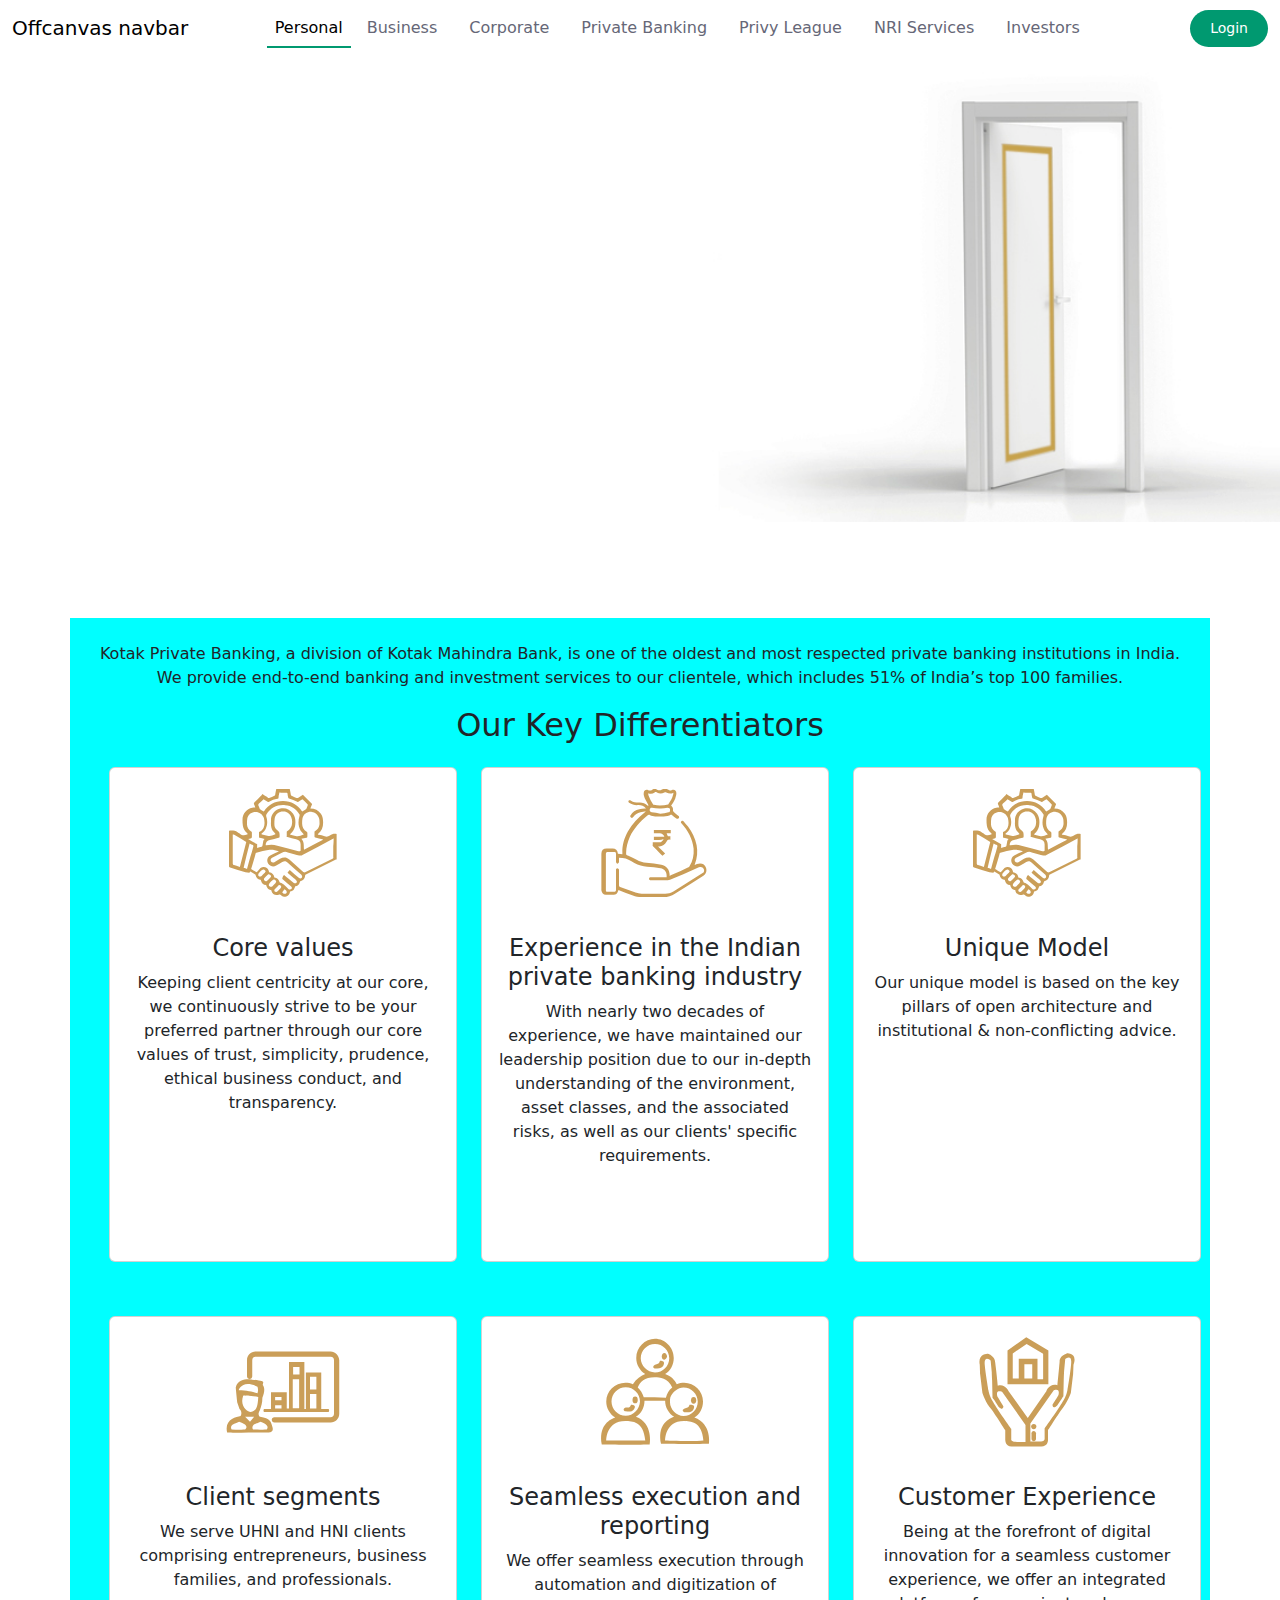
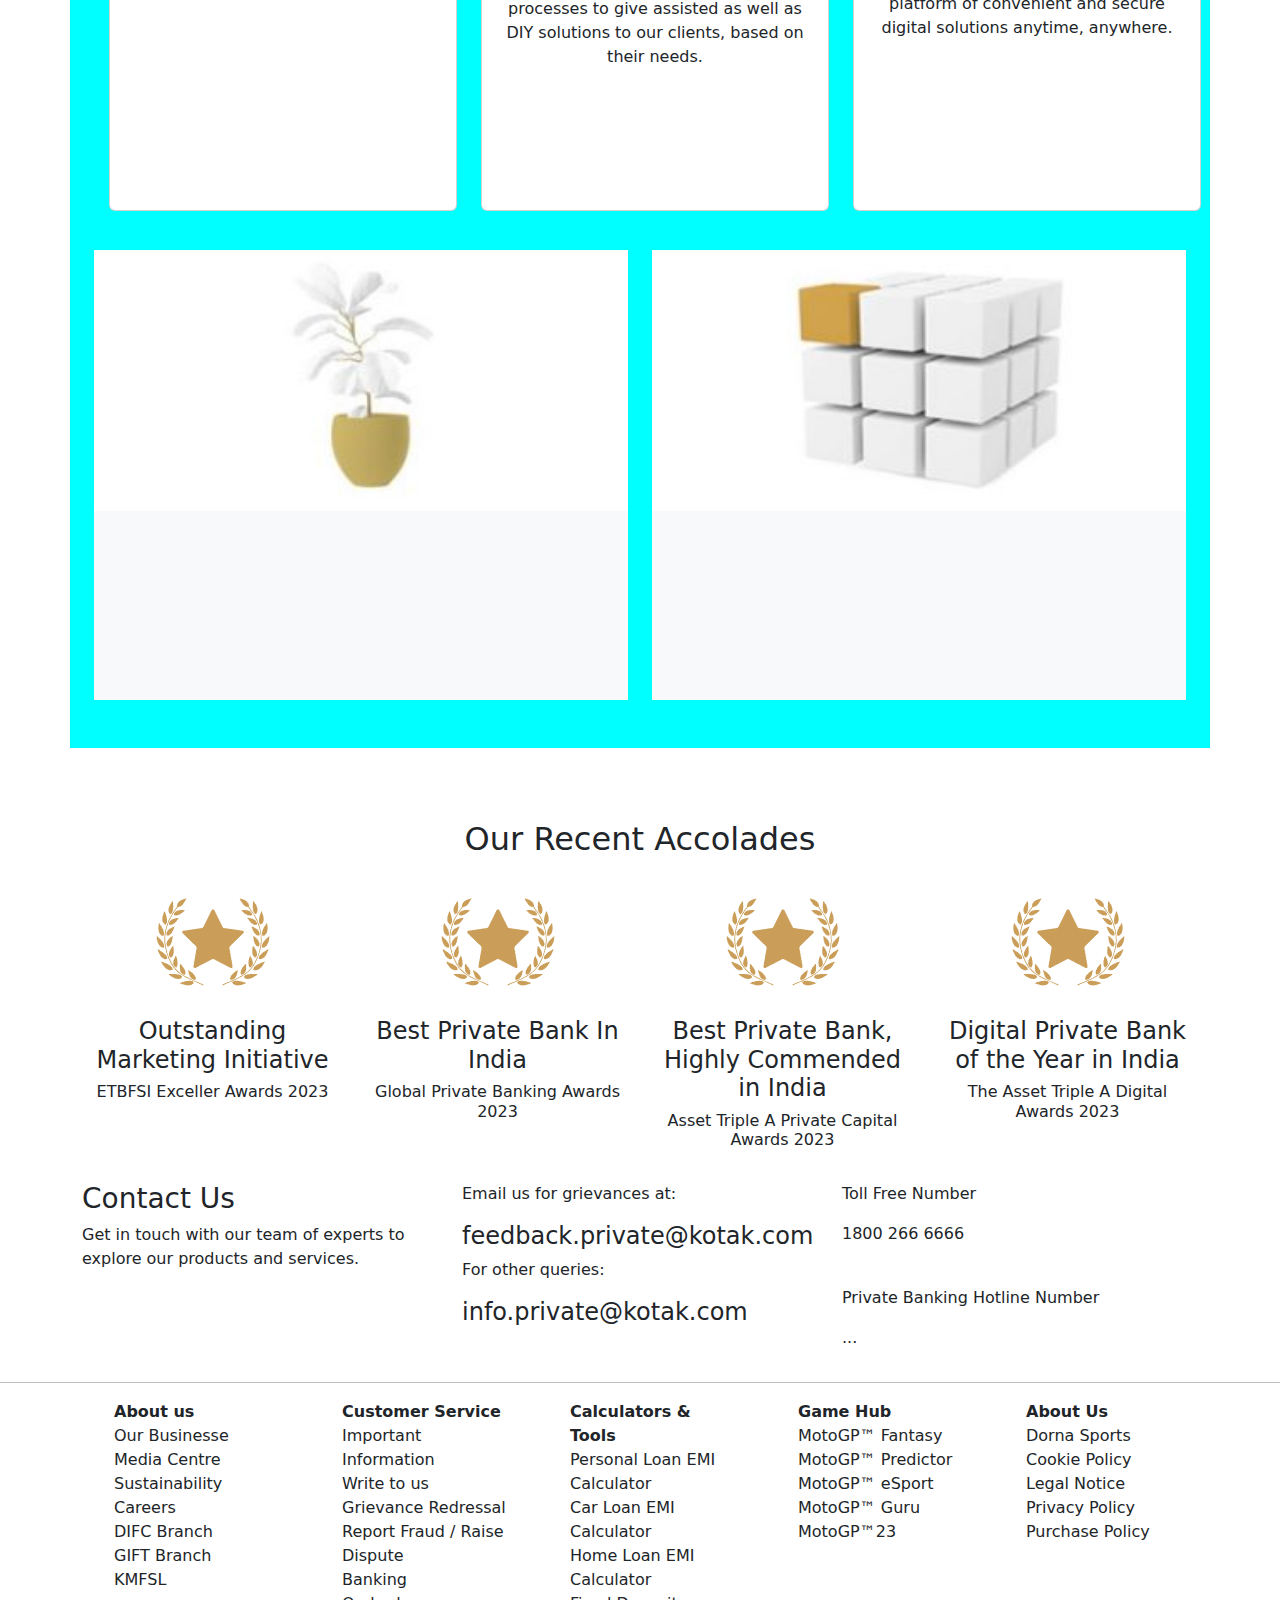
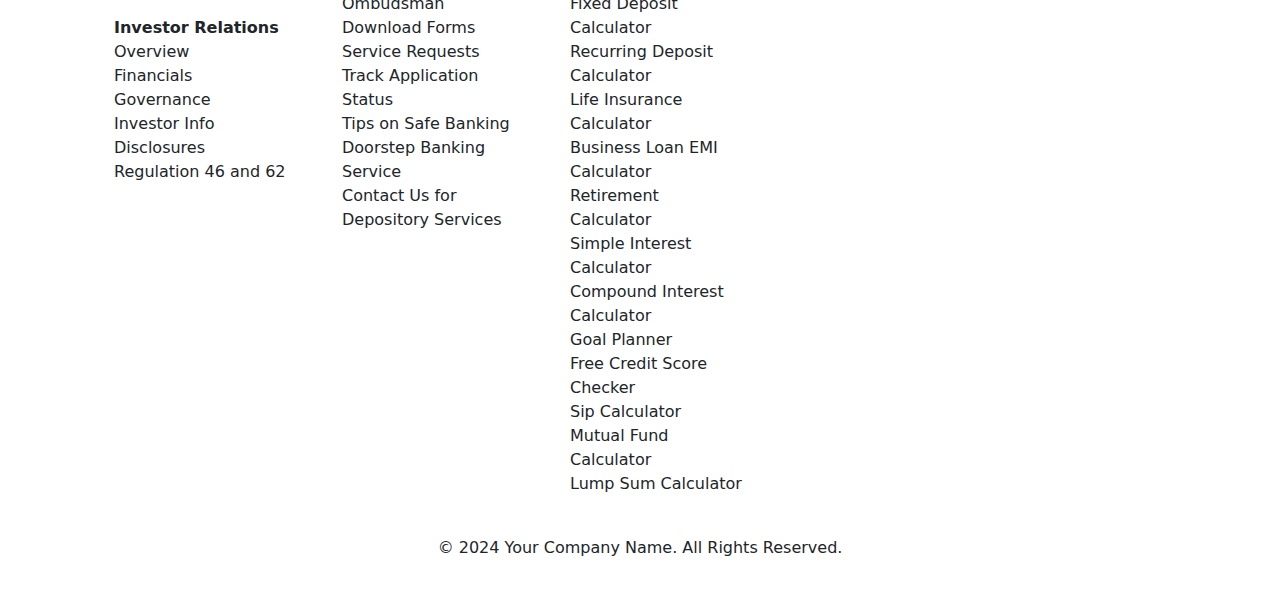
<file: Private Banking.html>
this too convert php <!DOCTYPE html>
<html lang="en">
<head>
    <meta charset="UTF-8">
    <meta name="viewport" content="width=device-width, initial-scale=1.0">
    <title>Private Banking</title>
    <link href="https://cdn.jsdelivr.net/npm/bootstrap@5.3.3/dist/css/bootstrap.min.css" rel="stylesheet" integrity="sha384-QWTKZyjpPEjISv5WaRU9OFeRpok6YctnYmDr5pNlyT2bRjXh0JMhjY6hW+ALEwIH" crossorigin="anonymous">
    <link rel="stylesheet" href="bstyle.css">
    <link rel="stylesheet" href="bcard.css">
    <link rel="stylesheet" href="BFOOTER.CSS">
    <style>

        .container .card{
            width: 100%;
            height:55vh;
        }
        /* Additional custom styles */
        .carousel-image {
            height: 450px; /* Ensuring a consistent height for the carousel images */
            object-fit: cover; /* Covering the area without distortion */
        }
        .card {
            margin: 15px; /* Adding margin for card spacing */
        }
        .box img {
            width: 100%; /* Making images responsive */
            height: auto; /* Maintaining aspect ratio */
        }
        .bg-aqua {
            background-color: aqua;
        }


        .row .box{
            width: 100%;
            height: 450px;
        }
    </style>
</head>
<body>
    
  <nav class="navbar navbar-expand-lg fixed-top">
    <div class="container-fluid">
        <a class="navbar-brand me-auto" href="#">Offcanvas navbar</a>
        <div class="offcanvas offcanvas-end" tabindex="-1" id="offcanvasNavbar" aria-labelledby="offcanvasNavbarLabel">
            <div class="offcanvas-header">
                <h5 class="offcanvas-title" id="offcanvasNavbarLabel">Offcanvas</h5>
                <button type="button" class="btn-close" data-bs-dismiss="offcanvas" aria-label="Close"></button>
            </div>
            <div class="offcanvas-body">
                <ul class="navbar-nav justify-content-center flex-grow-1 pe-3">
                    <li class="nav-item">
                        <a class="nav-link active" aria-current="page" href="./index.html">Personal</a>
                    </li>
                    <li class="nav-item">
                        <a class="nav-link mx-lg-2" href="./Business.html">Business</a>
                    </li>
                    <li class="nav-item">
                        <a class="nav-link mx-lg-2" href="./Corporate.html">Corporate</a>
                    </li>
                    <li class="nav-item">
                        <a class="nav-link mx-lg-2" href="./Private Banking.html">Private Banking</a>
                    </li>
                    <li class="nav-item">
                        <a class="nav-link mx-lg-2" href="./Privy League.html">Privy League</a>
                    </li>
                    <li class="nav-item">
                        <a class="nav-link mx-lg-2" href="./NRI Services.HTML">NRI Services</a>
                    </li>
                    <li class="nav-item">
                        <a class="nav-link mx-lg-2" href="#">Investors</a>
                    </li>
                </ul>
            </div>
        </div>
        <a href="#" class="login-button">Login</a>
        <button class="navbar-toggler" type="button" data-bs-toggle="offcanvas" data-bs-target="#offcanvasNavbar" aria-controls="offcanvasNavbar" aria-label="Toggle navigation">
            <span class="navbar-toggler-icon"></span>
        </button>
    </div>
</nav>

<br>

    <!-- Carousel -->
    <div id="carouselExample" class="carousel slide mt-5">
        <div class="carousel-inner">
            <div class="carousel-item active">
                <img src="./public/images/private-banking-d.jpg" class="d-block w-100 carousel-image" alt="...">
            </div>
        </div>
    </div>
    
    <br><br>

    <div class="container bg-aqua my-5 p-4">
        <p class="text-center">Kotak Private Banking, a division of Kotak Mahindra Bank, is one of the oldest and most respected private banking institutions in India. We provide end-to-end banking and investment services to our clientele, which includes 51% of India’s top 100 families.</p>
        <h2 class="text-center">Our Key Differentiators</h2>
        <div class="row text-center">
            <div class="col-lg-4 col-md-6 mb-4">
                <div class="card">
                    <img src="./public/images/icon/4-01.svg" width="100%" height="150px" alt="" class="card-img-top">
                    <div class="card-body">
                        <h4 class="card-title">Core values</h4>
                        <p class="card-text">Keeping client centricity at our core, we continuously strive to be your preferred partner through our core values of trust, simplicity, prudence, ethical business conduct, and transparency.</p>
                    </div>
                </div>
            </div>
            <div class="col-lg-4 col-md-6 mb-4" >
                <div class="card">
                    <img src="./public/images/icon/2-01.svg" width="100%" height="150px" alt="" class="card-img-top">
                    <div class="card-body">
                        <h4 class="card-title">Experience in the Indian private banking industry</h4>
                        <p class="card-text">With nearly two decades of experience, we have maintained our leadership position due to our in-depth understanding of the environment, asset classes, and the associated risks, as well as our clients' specific requirements.</p>
                    </div>
                </div>
            </div>
            <div class="col-lg-4 col-md-6 mb-4">
                <div class="card">
                    <img src="./public/images/icon/4-01.svg" width="100%" height="150px" alt="" class="card-img-top">
                    <div class="card-body">
                        <h4 class="card-title">Unique Model</h4>
                        <p class="card-text">Our unique model is based on the key pillars of open architecture and institutional & non-conflicting advice.</p>
                    </div>
                </div>
            </div>
        </div>

        <div class="row text-center">
            <div class="col-lg-4 col-md-6 mb-4">
                <div class="card">
                    <img src="./public/images/icon/Bespoke-Investment-01.svg" width="100%" height="150px" alt="" class="card-img-top">
                    <div class="card-body">
                        <h4 class="card-title">Client segments</h4>
                        <p class="card-text">We serve UHNI and HNI clients comprising entrepreneurs, business families, and professionals.</p>
                    </div>
                </div>
            </div>
            <div class="col-lg-4 col-md-6 mb-4">
                <div class="card" >
                    <img src="./public/images/icon/Customer-Experience-01.svg" width="100%" height="150px" alt="" class="card-img-top">
                    <div class="card-body">
                        <h4 class="card-title">Seamless execution and reporting</h4>
                        <p class="card-text">We offer seamless execution through automation and digitization of processes to give assisted as well as DIY solutions to our clients, based on their needs.</p>
                    </div>
                </div>
            </div>
            <div class="col-lg-4 col-md-6 mb-4">
                <div class="card">
                    <img src="./public/images/icon/Estate-Planning-Services.svg" width="100%" height="150px" alt="" class="card-img-top">
                    <div class="card-body">
                        <h4 class="card-title">Customer Experience</h4>
                        <p class="card-text">Being at the forefront of digital innovation for a seamless customer experience, we offer an integrated platform of convenient and secure digital solutions anytime, anywhere.</p>
                    </div>
                </div>
            </div>
        </div>

        <div class="row text-center">
            <div class="col-lg-6 mb-4">
                <div class="box bg-light">
                    <img src="public/images/image.jpg" class="img-fluid" alt="">
                </div>
            </div>
            <div class="col-lg-6 mb-4">
                <div class="box bg-light">
                    <img src="public/images/image.png" class="img-fluid" alt="">
                </div>
            </div>
        </div>
    </div>

    <br>

    <div class="container">
        <h2 class="text-center">Our Recent Accolades</h2>
        <div class="row text-center">
            <div class="col">
                <img src="./public/images/awards-accolades-01.png" alt="">
                <h4>Outstanding Marketing Initiative</h4>
                <h6>ETBFSI Exceller Awards 2023</h6>
            </div>
            <div class="col">
                <img src="./public/images/awards-accolades-01.png" alt="">
                <h4>Best Private Bank In India</h4>
                <h6>Global Private Banking Awards 2023</h6>
            </div>
            <div class="col">
                <img src="./public/images/awards-accolades-01.png" alt="">
                <h4>Best Private Bank, Highly Commended in India</h4>
                <h6>Asset Triple A Private Capital Awards 2023</h6>
            </div>
            <div class="col">
                <img src="./public/images/awards-accolades-01.png" alt="">
                <h4>Digital Private Bank of the Year in India</h4>
                <h6>The Asset Triple A Digital Awards 2023</h6>
            </div>
        </div>
    </div>

    <br>

    <div class="container">
        <div class="row">
            <div class="col-lg-4 col-md-6">
                <h3>Contact Us</h3>
                <p>Get in touch with our team of experts to explore our products and services.</p>
            </div>
            <div class="col-lg-4 col-md-6">
                <p>Email us for grievances at:</p>
                <h4>feedback.private@kotak.com</h4>
                <p>For other queries:</p>
                <h4>info.private@kotak.com</h4>
            </div>
            <div class="col-lg-4 col-md-6">
                <p>Toll Free Number</p>
                <p>1800 266 6666</p>
                <br>
                <p>Private Banking Hotline Number</p>
                <p>...</p> <!-- Replace with actual number -->
            </div>
        </div>
    </div>

    
 <Hr style="color: black; height: 2px;"></Hr>

 <div class="container footer">
   <div class="row p1footer">
     <div class="col">
       <ul>
         <li class="footer-heading">About us</li>
         <li>Our Businesse</li>
         <li>Media Centre</li>
         <li>Sustainability</li>
         <li>Careers</li>
         <li>DIFC Branch</li>
         <li>GIFT Branch</li>
         <li>KMFSL</li>
         <br>

         <li class="footer-heading">Investor Relations</li>
           <li>Overview</li>
           <li>Financials</li>
           <li>Governance</li>
           <li>Investor Info</li>
           <li>Disclosures Regulation 46 and 62 </li>
       </ul>

     
     </div>


     <div class="col">
       <ul>
         <li class="footer-heading">Customer Service</li>
         <li>Important Information</li>
         <li>Write to us</li>
         <li>Grievance Redressal</li>
         <li>Report Fraud / Raise Dispute</li>
         <li>Banking Ombudsman</li>
         <li>Download Forms</li>
         <li>Service Requests</li>
         <li>Track Application Status</li>
         <li>Tips on Safe Banking</li>
         <li>Doorstep Banking Service</li>
         <li>Contact Us for Depository Services</li>
       </ul>
     </div>

     <div class="col">
       <ul>
         <li class="footer-heading">Calculators & Tools</li>
         <li>Personal Loan EMI Calculator</li>
         <li> Car Loan EMI Calculator</li>
         <li>Home Loan EMI Calculator</li>
         <li> Fixed Deposit Calculator</li>
         <li>Recurring Deposit Calculator</li>
         <li>Life Insurance Calculator</li>
         <li> Business Loan EMI Calculator</li>
         <li>Retirement Calculator</li>
         <li>Simple Interest Calculator</li>
         <li>Compound Interest Calculator</li>
         <li>Goal Planner</li>
         <li>Free Credit Score Checker</li>
         <li>Sip Calculator</li>
         <li>Mutual Fund Calculator</li>
         <li>Lump Sum Calculator</li>
       </ul>

     </div>

        <br> <br>

     <div class="col">
       <ul>
         <li class="footer-heading">Game Hub</li>
         <li>MotoGP™ Fantasy</li>
         <li>MotoGP™ Predictor</li>
         <li>MotoGP™ eSport</li>
         <li>MotoGP™ Guru</li>
         <li>MotoGP™23</li>
       </ul>
     </div>

     <div class="col">
       <ul>
         <li class="footer-heading">About Us</li>
         <li>Dorna Sports</li>
         <li>Cookie Policy</li>
         <li>Legal Notice</li>
         <li>Privacy Policy</li>
         <li>Purchase Policy</li>
       </ul>  

     </div>


   </div>
 </div>


     <!-- Footer -->
     <footer class="text-center py-4">
      <p>&copy; 2024 Your Company Name. All Rights Reserved.</p>
  </footer>


    <script src="https://cdn.jsdelivr.net/npm/bootstrap@5.3.3/dist/js/bootstrap.bundle.min.js" integrity="sha384-m6qETu0hF+e4glZZC81o+O8s7dAn8v2B9BR6dSe+4BcEbD4G1wP48U4T3E1t3/Nt" crossorigin="anonymous"></script>
</body>
</html>
</file>
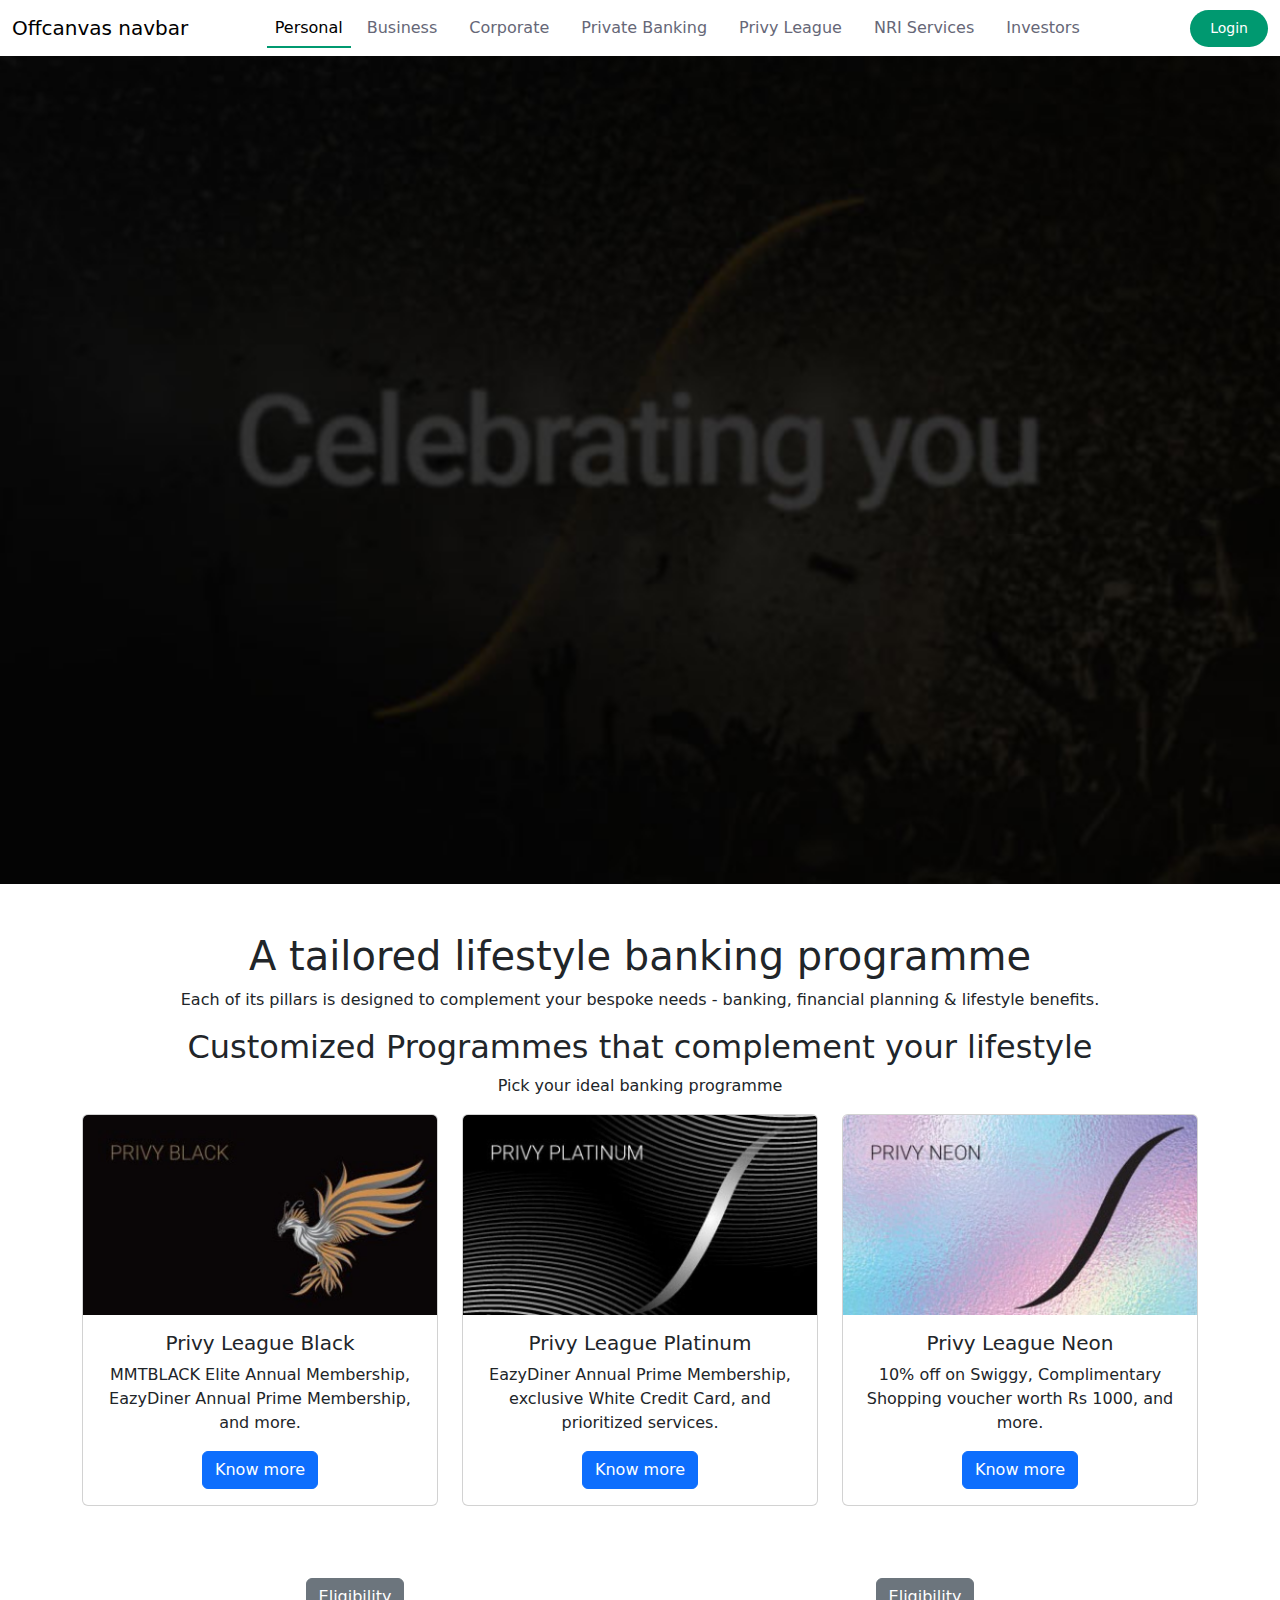
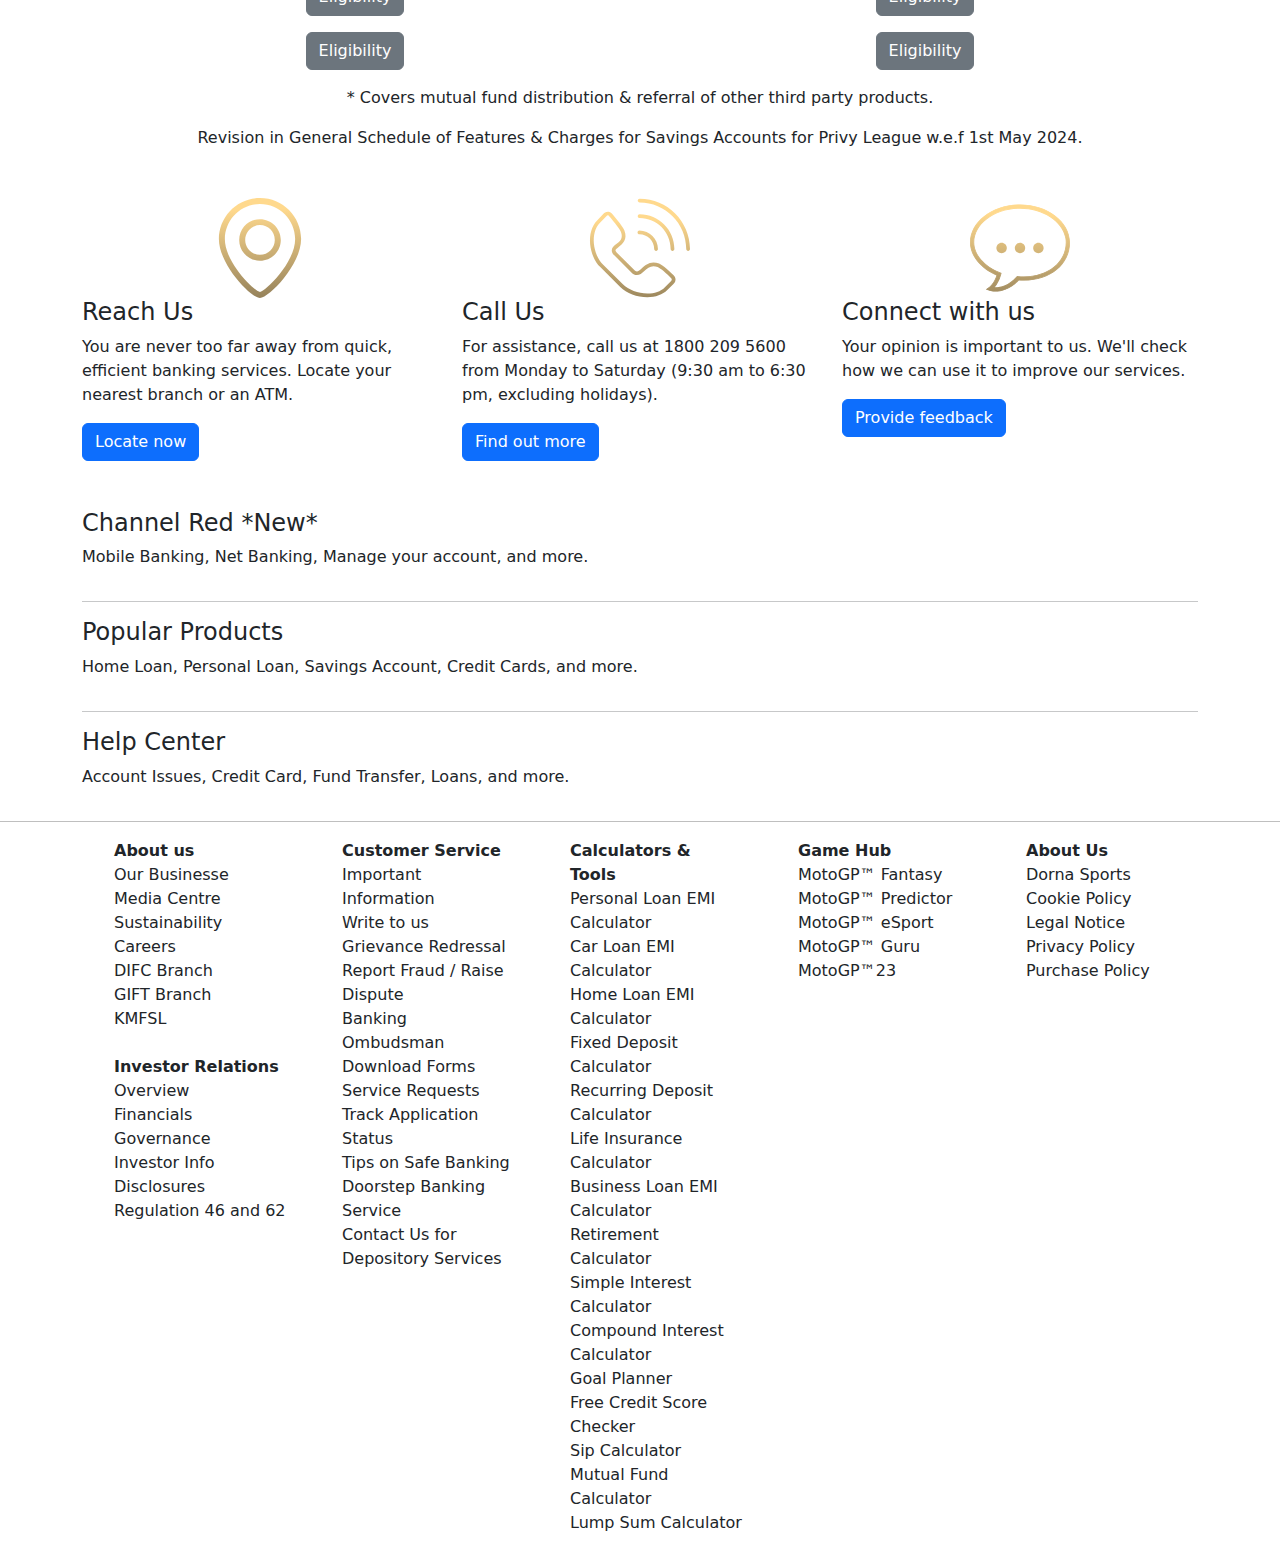
<file: Privy League.html>
this too <!DOCTYPE html>
<html lang="en">
<head>
    <meta charset="UTF-8">
    <meta name="viewport" content="width=device-width, initial-scale=1.0">
    <title>Privy League</title>
    <link href="https://cdn.jsdelivr.net/npm/bootstrap@5.3.3/dist/css/bootstrap.min.css" rel="stylesheet" integrity="sha384-QWTKZyjpPEjISv5WaRU9OFeRpok6YctnYmDr5pNlyT2bRjXh0JMhjY6hW+ALEwIH" crossorigin="anonymous">
    <link rel="stylesheet" href="bstyle.css">
    <link rel="stylesheet" href="bcard.css">
    <link rel="stylesheet" href="BFOOTER.CSS">
</head>
<body>
  <nav class="navbar navbar-expand-lg fixed-top">
    <div class="container-fluid">
        <a class="navbar-brand me-auto" href="#">Offcanvas navbar</a>
        <div class="offcanvas offcanvas-end" tabindex="-1" id="offcanvasNavbar" aria-labelledby="offcanvasNavbarLabel">
            <div class="offcanvas-header">
                <h5 class="offcanvas-title" id="offcanvasNavbarLabel">Offcanvas</h5>
                <button type="button" class="btn-close" data-bs-dismiss="offcanvas" aria-label="Close"></button>
            </div>
            <div class="offcanvas-body">
                <ul class="navbar-nav justify-content-center flex-grow-1 pe-3">
                    <li class="nav-item">
                        <a class="nav-link active" aria-current="page" href="../CSS IMAGE/index.html">Personal</a>
                    </li>
                    <li class="nav-item">
                        <a class="nav-link mx-lg-2" href="../CSS IMAGE/Business.html">Business</a>
                    </li>
                    <li class="nav-item">
                        <a class="nav-link mx-lg-2" href="../CSS IMAGE/Corporate.html">Corporate</a>
                    </li>
                    <li class="nav-item">
                        <a class="nav-link mx-lg-2" href="../CSS IMAGE/Private Banking.html">Private Banking</a>
                    </li>
                    <li class="nav-item">
                        <a class="nav-link mx-lg-2" href="../CSS IMAGE/Privy League.html">Privy League</a>
                    </li>
                    <li class="nav-item">
                        <a class="nav-link mx-lg-2" href="../CSS IMAGE/NRI Services.HTML">NRI Services</a>
                    </li>
                    <li class="nav-item">
                        <a class="nav-link mx-lg-2" href="#">Investors</a>
                    </li>
                </ul>
            </div>
        </div>
        <a href="#" class="login-button">Login</a>
        <button class="navbar-toggler" type="button" data-bs-toggle="offcanvas" data-bs-target="#offcanvasNavbar" aria-controls="offcanvasNavbar" aria-label="Toggle navigation">
            <span class="navbar-toggler-icon"></span>
        </button>
    </div>
</nav>

<br>

    <!-- Carousel -->
    <div id="carouselExample" class="carousel slide" data-bs-ride="carousel">
        <div class="carousel-inner">
            <div class="carousel-item active">
                <img src="./public/images/image 30.jpg" class="d-block w-100 img-fluid" alt="...">
            </div>
        </div>
    </div>

    <br><br>

    <!-- Button Slider -->
    <div class="container text-center">
        <h1>A tailored lifestyle banking programme</h1>
        <p>Each of its pillars is designed to complement your bespoke needs - banking, financial planning & lifestyle benefits.</p>
    </div>

    <!-- Card Section -->
    <div class="container text-center">
        <h2>Customized Programmes that complement your lifestyle</h2>
        <p>Pick your ideal banking programme</p>
        <div class="row">
            <div class="col-md-4 mb-4">
                <div class="card" style="height: 100%;">
                    <img src="./public/images/image 29.jpg" class="card-img-top img-fluid" alt="...">
                    <div class="card-body">
                        <h5 class="card-title">Privy League Black</h5>
                        <p class="card-text">MMTBLACK Elite Annual Membership, EazyDiner Annual Prime Membership, and more.</p>
                        <a href="#" class="btn btn-primary">Know more</a>
                    </div>
                </div>
            </div>
            <div class="col-md-4 mb-4">
                <div class="card" style="height: 100%;">
                    <img src="./public/images/image (28).jpg" class="card-img-top img-fluid" alt="...">
                    <div class="card-body">
                        <h5 class="card-title">Privy League Platinum</h5>
                        <p class="card-text">EazyDiner Annual Prime Membership, exclusive White Credit Card, and prioritized services.</p>
                        <a href="#" class="btn btn-primary">Know more</a>
                    </div>
                </div>
            </div>
            <div class="col-md-4 mb-4">
                <div class="card" style="height: 100%;">
                    <img src="./public/images/image 31.jpg" class="card-img-top img-fluid" alt="...">
                    <div class="card-body">
                        <h5 class="card-title">Privy League Neon</h5>
                        <p class="card-text">10% off on Swiggy, Complimentary Shopping voucher worth Rs 1000, and more.</p>
                        <a href="#" class="btn btn-primary">Know more</a>
                    </div>
                </div>
            </div>
        </div>
    </div>

    <!-- <img src="../CSS IMAGE/KEYA/image 32.jpg" class="img-fluid" alt=""> -->
    <br><br>

    <!-- Eligibility Buttons -->
    <div class="container text-center">
        <div class="row">
            <div class="col-md-6 mb-3"><button type="button" class="btn btn-secondary">Eligibility</button></div>
            <div class="col-md-6 mb-3"><button type="button" class="btn btn-secondary">Eligibility</button></div>
        </div>
        <div class="row">
            <div class="col-md-6 mb-3"><button type="button" class="btn btn-secondary">Eligibility</button></div>
            <div class="col-md-6 mb-3"><button type="button" class="btn btn-secondary">Eligibility</button></div>
        </div>
        <p>* Covers mutual fund distribution & referral of other third party products.</p>
        <p>Revision in General Schedule of Features & Charges for Savings Accounts for Privy League w.e.f 1st May 2024.</p>
    </div>

    <!-- Contact Section -->
    
<div class="container my-5">
  <div class="row">
      <div class="col-md-4">
          <img src="./public/images/icon/privy-map.svg" width="100%" height="100px" alt="">
          <h4>Reach Us</h4>
          <p>You are never too far away from quick, efficient banking services. Locate your nearest branch or an ATM.</p>
          <a href="#" class="btn btn-primary">Locate now</a>
      </div>
      <div class="col-md-4">
          <img src="./public/images/icon/privy-callus.svg" width="100%" height="100px" alt="">
          <h4>Call Us</h4>
          <p>For assistance, call us at 1800 209 5600 from Monday to Saturday (9:30 am to 6:30 pm, excluding holidays).</p>
          <a href="#" class="btn btn-primary">Find out more</a>
      </div>
      <div class="col-md-4">
          <img src="./public/images/icon/privy-gethelp.svg" width="100%" height="100px" alt="">
          <h4>Connect with us</h4>
          <p>Your opinion is important to us. We'll check how we can use it to improve our services.</p>
          <a href="#" class="btn btn-primary">Provide feedback</a>
      </div>
  </div>
</div>  
    <!-- Footer Section -->
    <div class="container">
        <div class="row">
            <div class="col">
                <h4>Channel Red *New*</h4>
                <p>Mobile Banking, Net Banking, Manage your account, and more.</p>
            </div>
        </div>
        <hr>
        <div class="row">
            <div class="col">
                <h4>Popular Products</h4>
                <p>Home Loan, Personal Loan, Savings Account, Credit Cards, and more.</p>
            </div>
        </div>
        <hr>
        <div class="row">
            <div class="col">
                <h4>Help Center</h4>
                <p>Account Issues, Credit Card, Fund Transfer, Loans, and more.</p>
            </div>
        </div>
    </div>


    
 <Hr style="color: black; height: 2px;"></Hr>

 <div class="container footer">
   <div class="row p1footer">
     <div class="col">
       <ul>
         <li class="footer-heading">About us</li>
         <li>Our Businesse</li>
         <li>Media Centre</li>
         <li>Sustainability</li>
         <li>Careers</li>
         <li>DIFC Branch</li>
         <li>GIFT Branch</li>
         <li>KMFSL</li>
         <br>

         <li class="footer-heading">Investor Relations</li>
           <li>Overview</li>
           <li>Financials</li>
           <li>Governance</li>
           <li>Investor Info</li>
           <li>Disclosures Regulation 46 and 62 </li>
       </ul>

     
     </div>


     <div class="col">
       <ul>
         <li class="footer-heading">Customer Service</li>
         <li>Important Information</li>
         <li>Write to us</li>
         <li>Grievance Redressal</li>
         <li>Report Fraud / Raise Dispute</li>
         <li>Banking Ombudsman</li>
         <li>Download Forms</li>
         <li>Service Requests</li>
         <li>Track Application Status</li>
         <li>Tips on Safe Banking</li>
         <li>Doorstep Banking Service</li>
         <li>Contact Us for Depository Services</li>
       </ul>
     </div>

     <div class="col">
       <ul>
         <li class="footer-heading">Calculators & Tools</li>
         <li>Personal Loan EMI Calculator</li>
         <li> Car Loan EMI Calculator</li>
         <li>Home Loan EMI Calculator</li>
         <li> Fixed Deposit Calculator</li>
         <li>Recurring Deposit Calculator</li>
         <li>Life Insurance Calculator</li>
         <li> Business Loan EMI Calculator</li>
         <li>Retirement Calculator</li>
         <li>Simple Interest Calculator</li>
         <li>Compound Interest Calculator</li>
         <li>Goal Planner</li>
         <li>Free Credit Score Checker</li>
         <li>Sip Calculator</li>
         <li>Mutual Fund Calculator</li>
         <li>Lump Sum Calculator</li>
       </ul>

     </div>

        <br> <br>

     <div class="col">
       <ul>
         <li class="footer-heading">Game Hub</li>
         <li>MotoGP™ Fantasy</li>
         <li>MotoGP™ Predictor</li>
         <li>MotoGP™ eSport</li>
         <li>MotoGP™ Guru</li>
         <li>MotoGP™23</li>
       </ul>
     </div>

     <div class="col">
       <ul>
         <li class="footer-heading">About Us</li>
         <li>Dorna Sports</li>
         <li>Cookie Policy</li>
         <li>Legal Notice</li>
         <li>Privacy Policy</li>
         <li>Purchase Policy</li>
       </ul>  

     </div>


   </div>
 </div>

    <script src="https://cdn.jsdelivr.net/npm/bootstrap@5.3.3/dist/js/bootstrap.bundle.min.js" integrity="sha384-YvpcrYf0tY3lHB60NNkmXc5s9fDVZLESaAA55NDzOxhy9GkcIdslK1eN7N6jIeHz" crossorigin="anonymous"></script>
</body>
</html>
</file>
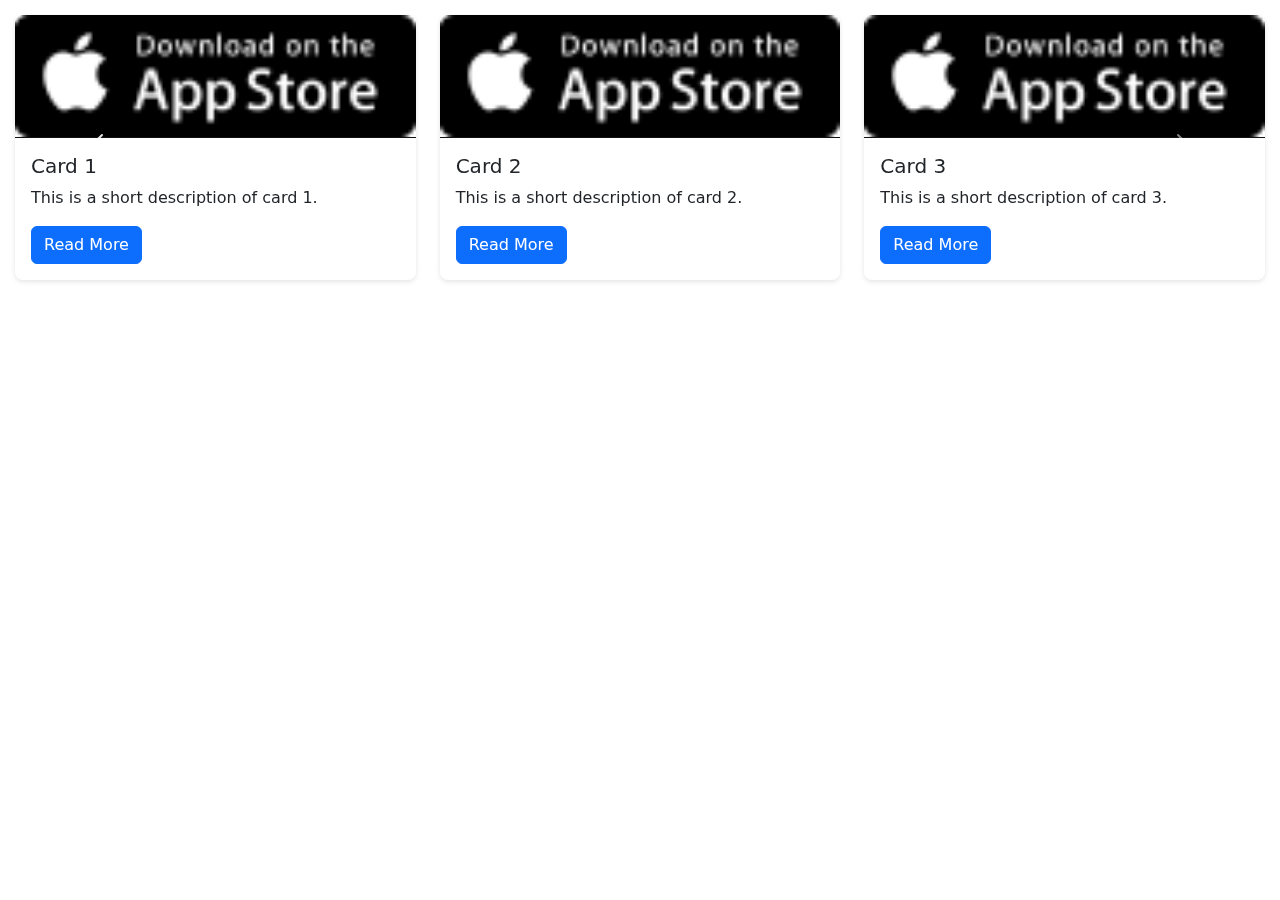
<file: slider.html>
<!doctype html>
<html lang="en">
<head>
    <meta charset="utf-8">
    <meta name="viewport" content="width=device-width, initial-scale=1">
    <title>Card Slider</title>
    <link href="https://cdn.jsdelivr.net/npm/bootstrap@5.3.3/dist/css/bootstrap.min.css" rel="stylesheet" integrity="sha384-QWTKZyjpPEjISv5WaRU9OFeRpok6YctnYmDr5pNlyT2bRjXh0JMhjY6hW+ALEwIH" crossorigin="anonymous">
    <style>
        .carousel-item {
            padding: 15px;
        }
        .carousel-item .card {
            border: none;
            border-radius: 0.5rem;
            overflow: hidden;
            box-shadow: 0 2px 5px rgba(0,0,0,0.1);
        }
        .carousel-item img {
            border-bottom: 1px solid #111111;
        }
        @media (max-width: 768px) {
            .carousel-item {
                padding: 10px;
            }
        }
    </style>
</head>
<body>

<div id="cardCarousel" class="carousel slide">
    <div class="carousel-inner">
        <div class="carousel-item active">
            <div class="row">
                <div class="col-md-4">
                    <div class="card">
                        <img src="./public/images/apple-store.png" class="card-img-top" alt="Card 1">
                        <div class="card-body">
                            <h5 class="card-title">Card 1</h5>
                            <p class="card-text">This is a short description of card 1.</p>
                            <a href="#" class="btn btn-primary">Read More</a>
                        </div>
                    </div>
                </div>
                <div class="col-md-4">
                    <div class="card">
                        <img src="./public/images/apple-store.png" class="card-img-top" alt="Card 2">
                        <div class="card-body">
                            <h5 class="card-title">Card 2</h5>
                            <p class="card-text">This is a short description of card 2.</p>
                            <a href="#" class="btn btn-primary">Read More</a>
                        </div>
                    </div>
                </div>
                <div class="col-md-4">
                    <div class="card">
                        <img src="./public/images/apple-store.png" class="card-img-top" alt="Card 3">
                        <div class="card-body">
                            <h5 class="card-title">Card 3</h5>
                            <p class="card-text">This is a short description of card 3.</p>
                            <a href="#" class="btn btn-primary">Read More</a>
                        </div>
                    </div>
                </div>
            </div>
        </div>
        <div class="carousel-item">
            <div class="row">
                <div class="col-md-4">
                    <div class="card">
                        <img src="./public/images/apple-store.png" class="card-img-top" alt="Card 4">
                        <div class="card-body">
                            <h5 class="card-title">Card 4</h5>
                            <p class="card-text">This is a short description of card 4.</p>
                            <a href="#" class="btn btn-primary">Read More</a>
                        </div>
                    </div>
                </div>
                <div class="col-md-4">
                    <div class="card">
                        <img src="./public/images/apple-store.png" class="card-img-top" alt="Card 5">
                        <div class="card-body">
                            <h5 class="card-title">Card 5</h5>
                            <p class="card-text">This is a short description of card 5.</p>
                            <a href="#" class="btn btn-primary">Read More</a>
                        </div>
                    </div>
                </div>
                <div class="col-md-4">
                    <div class="card">
                        <img src="./public/images/apple-store.png" class="card-img-top" alt="Card 6">
                        <div class="card-body">
                            <h5 class="card-title">Card 6</h5>
                            <p class="card-text">This is a short description of card 6.</p>
                            <a href="#" class="btn btn-primary">Read More</a>
                        </div>
                    </div>
                </div>
            </div>
        </div>
        <!-- Add more carousel items if needed -->
    </div>
    <button class="carousel-control-prev" type="button" data-bs-target="#cardCarousel" data-bs-slide="prev">
        <span class="carousel-control-prev-icon" aria-hidden="true"></span>
        <span class="visually-hidden">Previous</span>
    </button>
    <button class="carousel-control-next" type="button" data-bs-target="#cardCarousel" data-bs-slide="next">
        <span class="carousel-control-next-icon" aria-hidden="true"></span>
        <span class="visually-hidden">Next</span>
    </button>
</div>

<script src="https://cdn.jsdelivr.net/npm/@popperjs/core@2.11.8/dist/umd/popper.min.js" integrity="sha384-oBqDVmMz4fnFO9gybV+2T2Sm+8pdi1Jf9T7G6b/djSHFw/AI0xTmD/2Q+uI4Obv" crossorigin="anonymous"></script>
<script src="https://cdn.jsdelivr.net/npm/bootstrap@5.3.3/dist/js/bootstrap.bundle.min.js" integrity="sha384-Zwc5sE9iKt1ewxzmBb07A6E7w0rjWcLxqk5XhU8dLguWzELdH5XboXRDAXpS+Vz1" crossorigin="anonymous"></script>
</body>
</html>
</file>
<file: bstyle.css>
/* navbar */

.navbar{
    background-color: white;
}

.login-button{
        background-color: #009970;
        color: #fff;
        font-size:14px;
        padding: 8px 20px;
        border-radius: 50px;
        text-decoration: none;
        transition: 0.3s background-color;

}

.login-button:hover{
        background-color: #00b383;
}

.navbar-toggler {
    border: none;
    font-size: 1.25rem;

}

.navbar-toggler:focus .btn-close:focus{
    box-shadow: none;
    outline: none;

}

.nav-link{
    color: #666777;
    font-weight: 500;
    position: relative;
}
 
.nav-link:hover, .nav-link.active{
    color: black;
}

@media (min-width:991px)
{


.nav-link::before{
    content: "";
    position: absolute;
    bottom: 0;
    left: 50%;
    transform: translateX(-50%);
    width: 100%;
    height: 2px;
    background-color: #009970;
    visibility: hidden ;
    transition: 0.3s ease-in-out;
}

.nav-link:hover::before, .nav-link.active::before{
    width: 100%;
    visibility: visible;

}
}



/* card */
</file>
<file: bcard.css>
.P1CARD{
 display: flex;
 position: relative;
 /* padding: 10px 0 0 0; */
}


.card1{
    border-radius: 1;
    box-shadow: 5px 5px 10px rgb(127, 126, 126);
    overflow: hidden; 
}

.card1:hover{
    transform: scale(1.1);
    
}
</file>
<file: BFOOTER.CSS>
.container footer{
    display: flex;
}

.footer .p1footer ul li{
    list-style: none;
}
.footer-heading{
    font-weight: bold;
}
</file>
